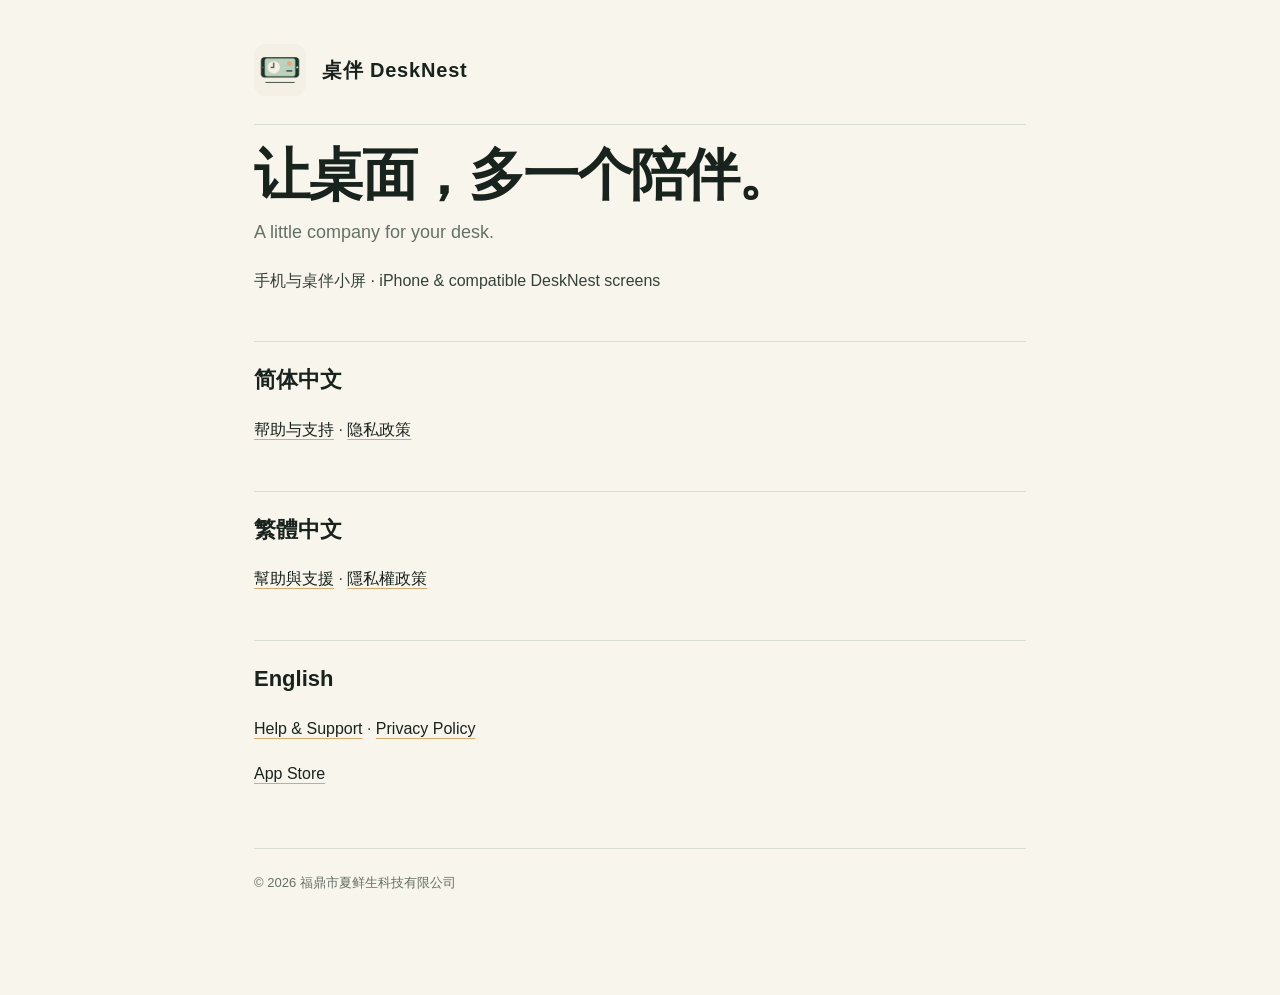
<file: index.html>
<!doctype html><html lang="zh-Hans"><head><meta charset="utf-8"><meta name="viewport" content="width=device-width,initial-scale=1"><title>桌伴 DeskNest</title><link rel="stylesheet" href="style.css"><link rel="icon" href="icon-1024.png"></head><body><main><header><img src="icon-1024.png" alt="DeskNest"><strong>桌伴 DeskNest</strong></header><h1>让桌面，多一个陪伴。</h1><p class="lead">A little company for your desk.</p><p>手机与桌伴小屏 · iPhone & compatible DeskNest screens</p><h2>简体中文</h2><p><a href="support.html">帮助与支持</a> · <a href="privacy.html">隐私政策</a></p><h2>繁體中文</h2><p><a href="support-zh-Hant.html">幫助與支援</a> · <a href="privacy-zh-Hant.html">隱私權政策</a></p><h2>English</h2><p><a href="support-en.html">Help & Support</a> · <a href="privacy-en.html">Privacy Policy</a></p><p><a href="https://apps.apple.com/app/id6815945235">App Store</a></p><footer>© 2026 福鼎市夏鲜生科技有限公司</footer></main></body></html>
</file>
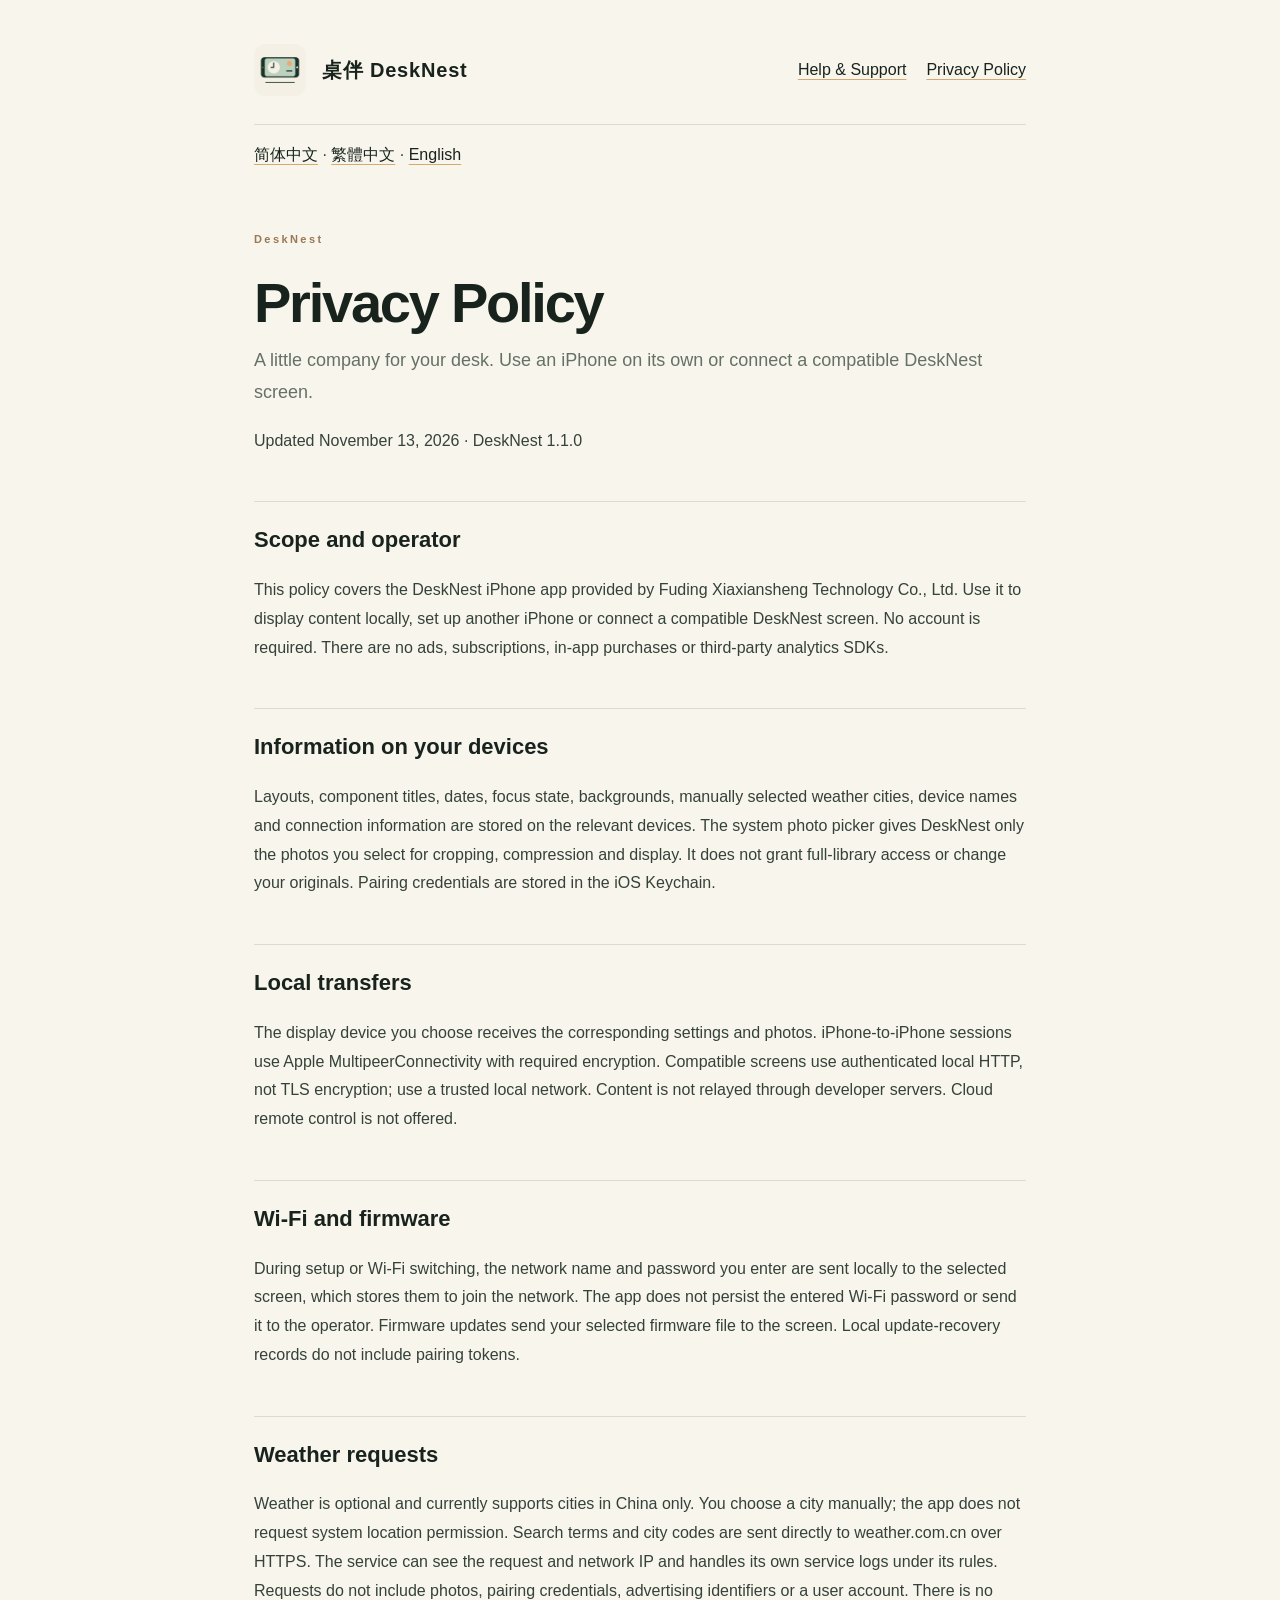
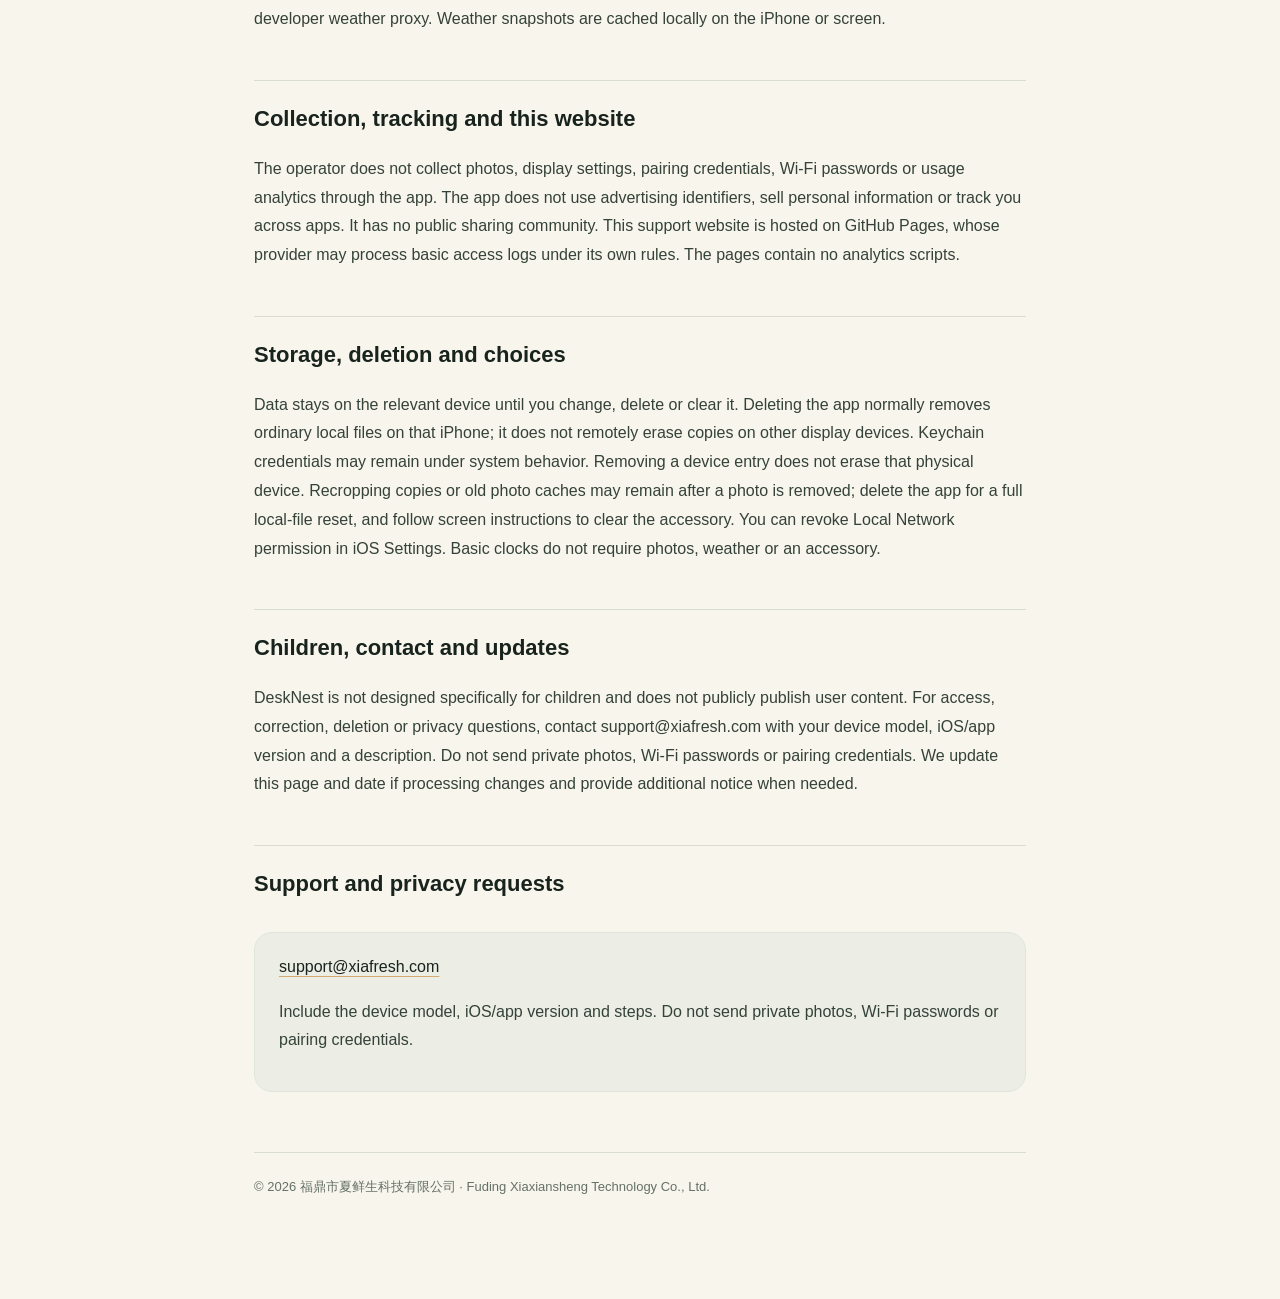
<file: privacy-en.html>
<!doctype html>
<html lang="en"><head><meta charset="utf-8"><meta name="viewport" content="width=device-width,initial-scale=1"><meta name="description" content="Privacy Policy · DeskNest 1.1.0"><meta name="theme-color" content="#f8f5ec"><title>Privacy Policy · DeskNest</title><link rel="icon" href="icon-1024.png"><link rel="stylesheet" href="style.css"></head>
<body><main><header><img src="icon-1024.png" alt="DeskNest"><strong>桌伴 DeskNest</strong><nav><a href="support-en.html">Help & Support</a><a href="privacy-en.html">Privacy Policy</a></nav></header>
<p><a href="privacy.html" lang="zh-Hans">简体中文</a> · <a href="privacy-zh-Hant.html" lang="zh-Hant">繁體中文</a> · <a href="privacy-en.html" lang="en">English</a></p><span class="eyebrow">DeskNest</span><h1>Privacy Policy</h1><p class="lead">A little company for your desk. Use an iPhone on its own or connect a compatible DeskNest screen.</p><p>Updated November 13, 2026 · DeskNest 1.1.0</p>
<h2>Scope and operator</h2><p>This policy covers the DeskNest iPhone app provided by Fuding Xiaxiansheng Technology Co., Ltd. Use it to display content locally, set up another iPhone or connect a compatible DeskNest screen. No account is required. There are no ads, subscriptions, in-app purchases or third-party analytics SDKs.</p>
<h2>Information on your devices</h2><p>Layouts, component titles, dates, focus state, backgrounds, manually selected weather cities, device names and connection information are stored on the relevant devices. The system photo picker gives DeskNest only the photos you select for cropping, compression and display. It does not grant full-library access or change your originals. Pairing credentials are stored in the iOS Keychain.</p>
<h2>Local transfers</h2><p>The display device you choose receives the corresponding settings and photos. iPhone-to-iPhone sessions use Apple MultipeerConnectivity with required encryption. Compatible screens use authenticated local HTTP, not TLS encryption; use a trusted local network. Content is not relayed through developer servers. Cloud remote control is not offered.</p>
<h2>Wi-Fi and firmware</h2><p>During setup or Wi-Fi switching, the network name and password you enter are sent locally to the selected screen, which stores them to join the network. The app does not persist the entered Wi-Fi password or send it to the operator. Firmware updates send your selected firmware file to the screen. Local update-recovery records do not include pairing tokens.</p>
<h2>Weather requests</h2><p>Weather is optional and currently supports cities in China only. You choose a city manually; the app does not request system location permission. Search terms and city codes are sent directly to weather.com.cn over HTTPS. The service can see the request and network IP and handles its own service logs under its rules. Requests do not include photos, pairing credentials, advertising identifiers or a user account. There is no developer weather proxy. Weather snapshots are cached locally on the iPhone or screen.</p>
<h2>Collection, tracking and this website</h2><p>The operator does not collect photos, display settings, pairing credentials, Wi-Fi passwords or usage analytics through the app. The app does not use advertising identifiers, sell personal information or track you across apps. It has no public sharing community. This support website is hosted on GitHub Pages, whose provider may process basic access logs under its own rules. The pages contain no analytics scripts.</p>
<h2>Storage, deletion and choices</h2><p>Data stays on the relevant device until you change, delete or clear it. Deleting the app normally removes ordinary local files on that iPhone; it does not remotely erase copies on other display devices. Keychain credentials may remain under system behavior. Removing a device entry does not erase that physical device. Recropping copies or old photo caches may remain after a photo is removed; delete the app for a full local-file reset, and follow screen instructions to clear the accessory. You can revoke Local Network permission in iOS Settings. Basic clocks do not require photos, weather or an accessory.</p>
<h2>Children, contact and updates</h2><p>DeskNest is not designed specifically for children and does not publicly publish user content. For access, correction, deletion or privacy questions, contact support@xiafresh.com with your device model, iOS/app version and a description. Do not send private photos, Wi-Fi passwords or pairing credentials. We update this page and date if processing changes and provide additional notice when needed.</p>
<h2>Support and privacy requests</h2><div class="box"><a href="mailto:support@xiafresh.com">support@xiafresh.com</a><p>Include the device model, iOS/app version and steps. Do not send private photos, Wi-Fi passwords or pairing credentials.</p></div>
<footer>© 2026 福鼎市夏鲜生科技有限公司 · Fuding Xiaxiansheng Technology Co., Ltd.</footer></main></body></html>
</file>
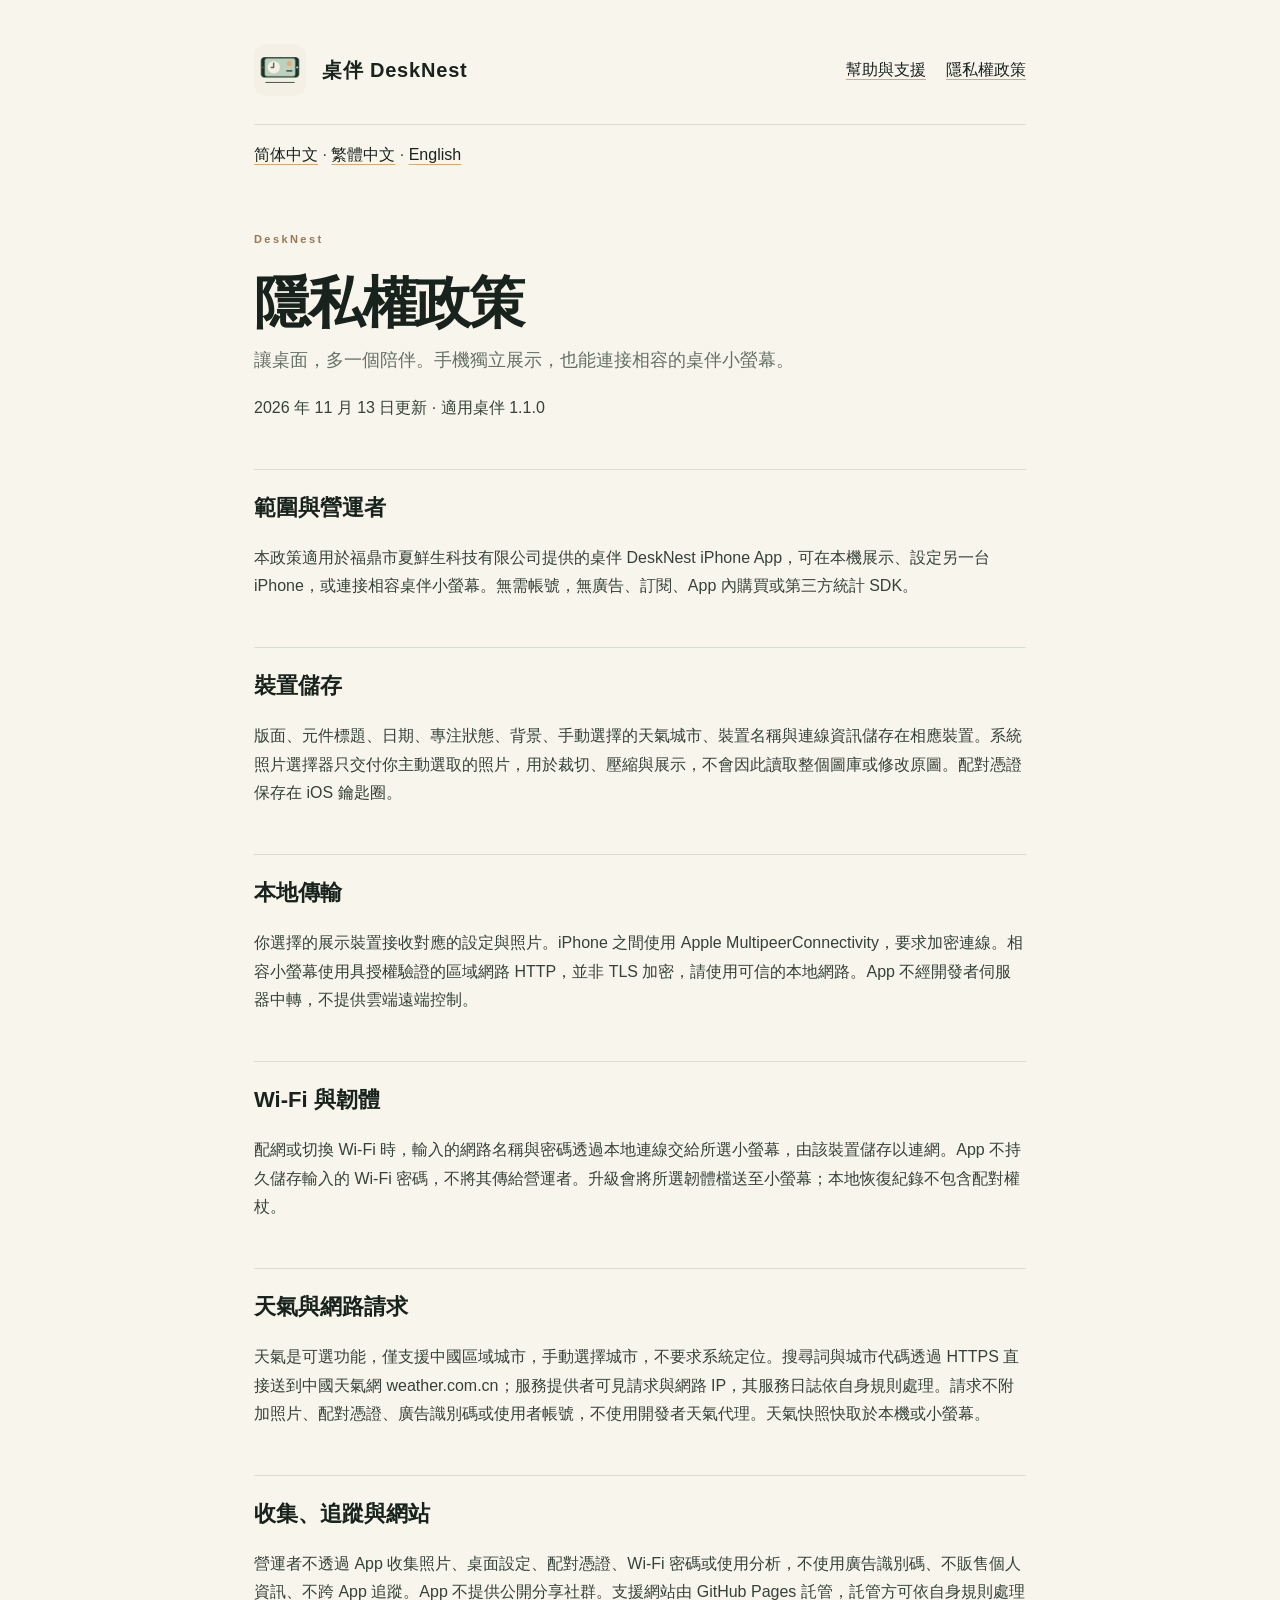
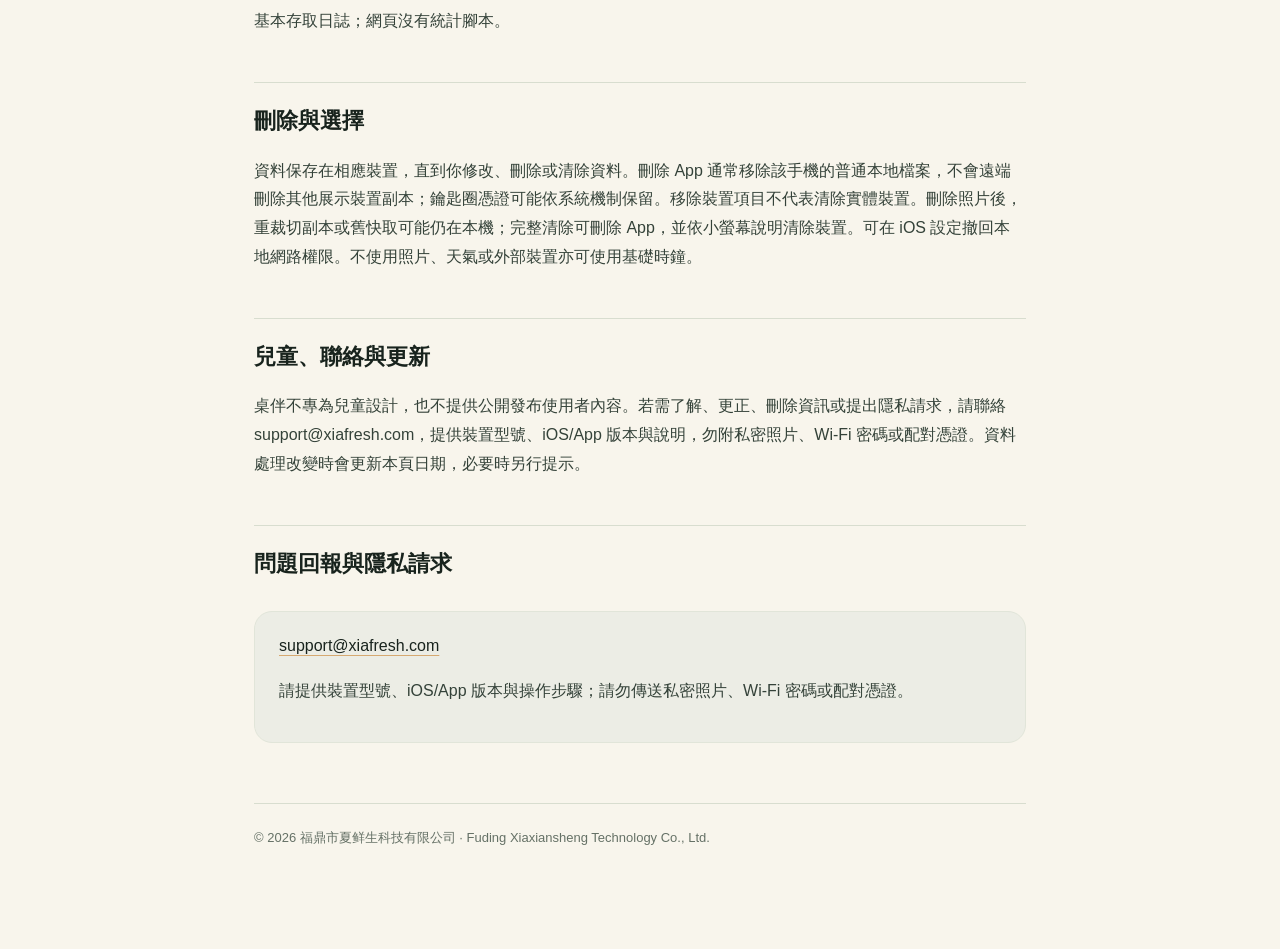
<file: privacy-zh-Hant.html>
<!doctype html>
<html lang="zh-Hant"><head><meta charset="utf-8"><meta name="viewport" content="width=device-width,initial-scale=1"><meta name="description" content="隱私權政策 · DeskNest 1.1.0"><meta name="theme-color" content="#f8f5ec"><title>隱私權政策 · DeskNest</title><link rel="icon" href="icon-1024.png"><link rel="stylesheet" href="style.css"></head>
<body><main><header><img src="icon-1024.png" alt="DeskNest"><strong>桌伴 DeskNest</strong><nav><a href="support-zh-Hant.html">幫助與支援</a><a href="privacy-zh-Hant.html">隱私權政策</a></nav></header>
<p><a href="privacy.html" lang="zh-Hans">简体中文</a> · <a href="privacy-zh-Hant.html" lang="zh-Hant">繁體中文</a> · <a href="privacy-en.html" lang="en">English</a></p><span class="eyebrow">DeskNest</span><h1>隱私權政策</h1><p class="lead">讓桌面，多一個陪伴。手機獨立展示，也能連接相容的桌伴小螢幕。</p><p>2026 年 11 月 13 日更新 · 適用桌伴 1.1.0</p>
<h2>範圍與營運者</h2><p>本政策適用於福鼎市夏鮮生科技有限公司提供的桌伴 DeskNest iPhone App，可在本機展示、設定另一台 iPhone，或連接相容桌伴小螢幕。無需帳號，無廣告、訂閱、App 內購買或第三方統計 SDK。</p>
<h2>裝置儲存</h2><p>版面、元件標題、日期、專注狀態、背景、手動選擇的天氣城市、裝置名稱與連線資訊儲存在相應裝置。系統照片選擇器只交付你主動選取的照片，用於裁切、壓縮與展示，不會因此讀取整個圖庫或修改原圖。配對憑證保存在 iOS 鑰匙圈。</p>
<h2>本地傳輸</h2><p>你選擇的展示裝置接收對應的設定與照片。iPhone 之間使用 Apple MultipeerConnectivity，要求加密連線。相容小螢幕使用具授權驗證的區域網路 HTTP，並非 TLS 加密，請使用可信的本地網路。App 不經開發者伺服器中轉，不提供雲端遠端控制。</p>
<h2>Wi-Fi 與韌體</h2><p>配網或切換 Wi-Fi 時，輸入的網路名稱與密碼透過本地連線交給所選小螢幕，由該裝置儲存以連網。App 不持久儲存輸入的 Wi-Fi 密碼，不將其傳給營運者。升級會將所選韌體檔送至小螢幕；本地恢復紀錄不包含配對權杖。</p>
<h2>天氣與網路請求</h2><p>天氣是可選功能，僅支援中國區域城市，手動選擇城市，不要求系統定位。搜尋詞與城市代碼透過 HTTPS 直接送到中國天氣網 weather.com.cn；服務提供者可見請求與網路 IP，其服務日誌依自身規則處理。請求不附加照片、配對憑證、廣告識別碼或使用者帳號，不使用開發者天氣代理。天氣快照快取於本機或小螢幕。</p>
<h2>收集、追蹤與網站</h2><p>營運者不透過 App 收集照片、桌面設定、配對憑證、Wi-Fi 密碼或使用分析，不使用廣告識別碼、不販售個人資訊、不跨 App 追蹤。App 不提供公開分享社群。支援網站由 GitHub Pages 託管，託管方可依自身規則處理基本存取日誌；網頁沒有統計腳本。</p>
<h2>刪除與選擇</h2><p>資料保存在相應裝置，直到你修改、刪除或清除資料。刪除 App 通常移除該手機的普通本地檔案，不會遠端刪除其他展示裝置副本；鑰匙圈憑證可能依系統機制保留。移除裝置項目不代表清除實體裝置。刪除照片後，重裁切副本或舊快取可能仍在本機；完整清除可刪除 App，並依小螢幕說明清除裝置。可在 iOS 設定撤回本地網路權限。不使用照片、天氣或外部裝置亦可使用基礎時鐘。</p>
<h2>兒童、聯絡與更新</h2><p>桌伴不專為兒童設計，也不提供公開發布使用者內容。若需了解、更正、刪除資訊或提出隱私請求，請聯絡 support@xiafresh.com，提供裝置型號、iOS/App 版本與說明，勿附私密照片、Wi-Fi 密碼或配對憑證。資料處理改變時會更新本頁日期，必要時另行提示。</p>
<h2>問題回報與隱私請求</h2><div class="box"><a href="mailto:support@xiafresh.com">support@xiafresh.com</a><p>請提供裝置型號、iOS/App 版本與操作步驟；請勿傳送私密照片、Wi-Fi 密碼或配對憑證。</p></div>
<footer>© 2026 福鼎市夏鲜生科技有限公司 · Fuding Xiaxiansheng Technology Co., Ltd.</footer></main></body></html>
</file>
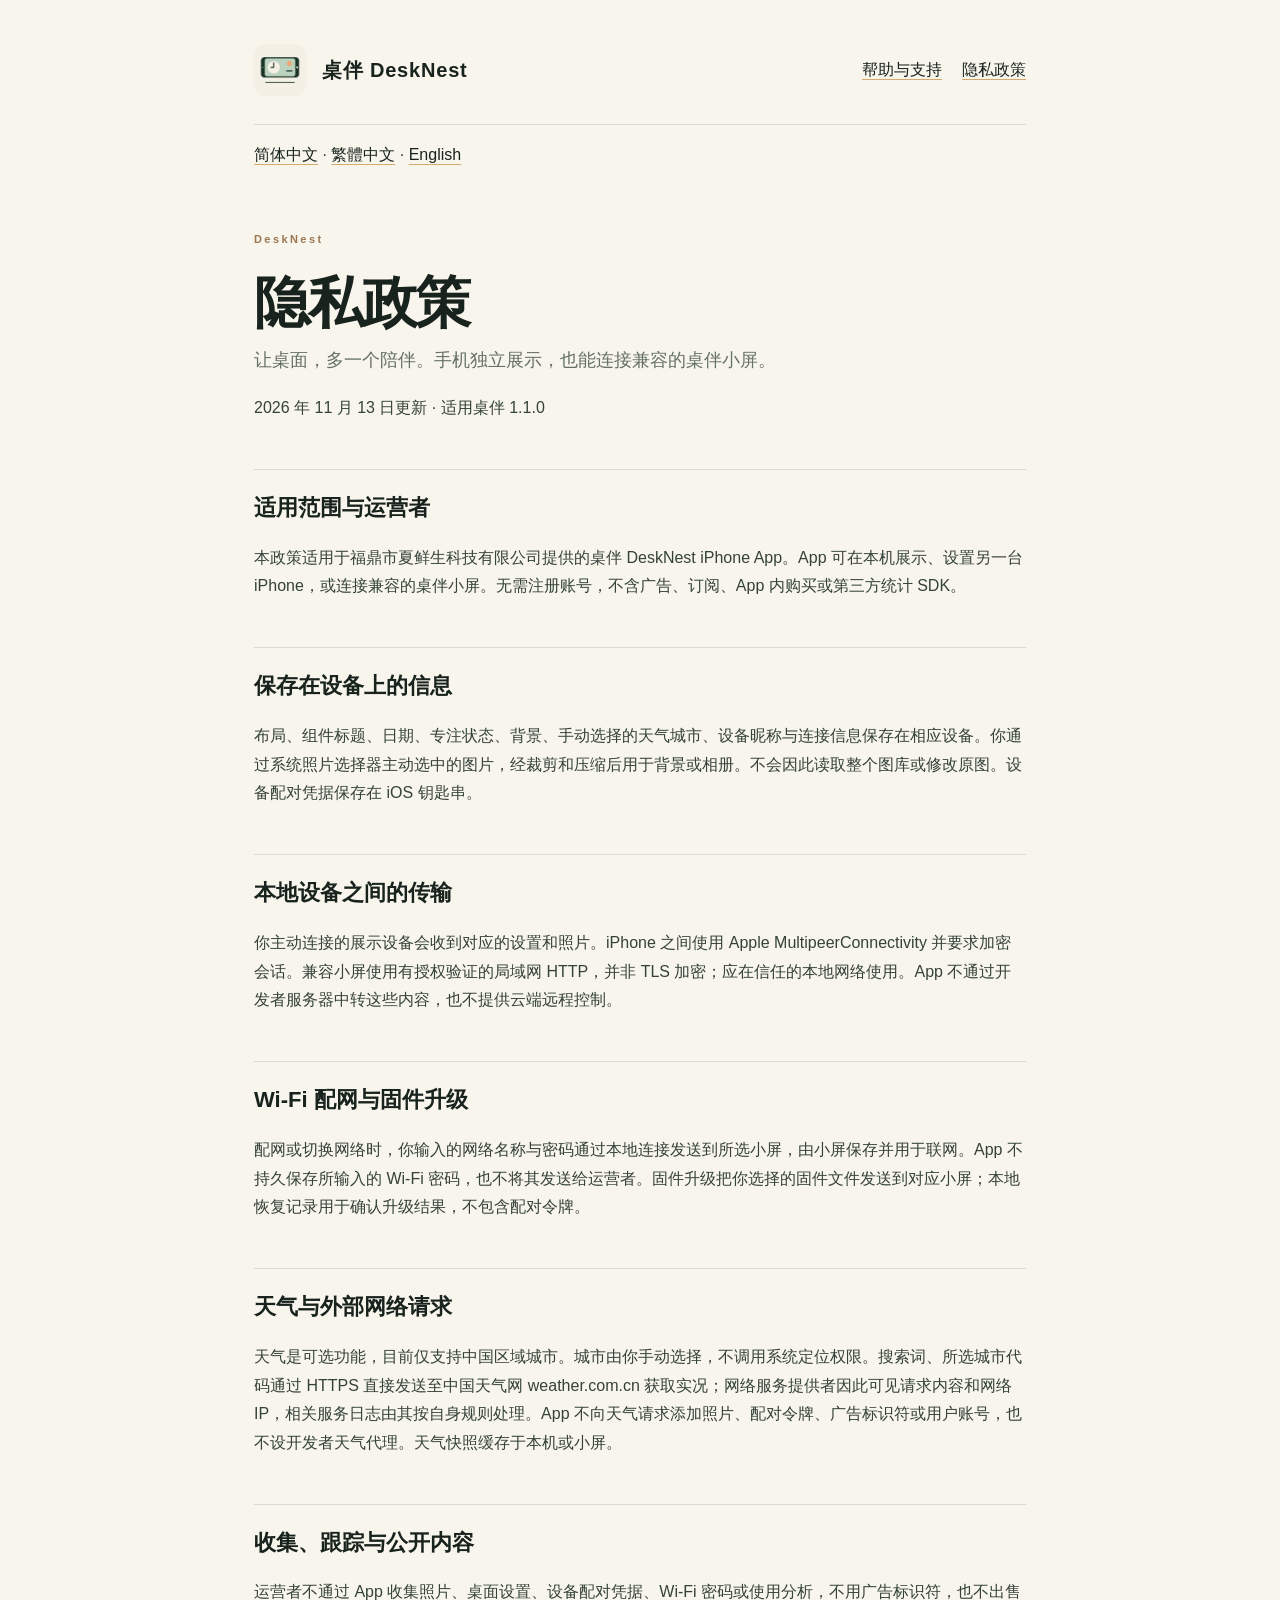
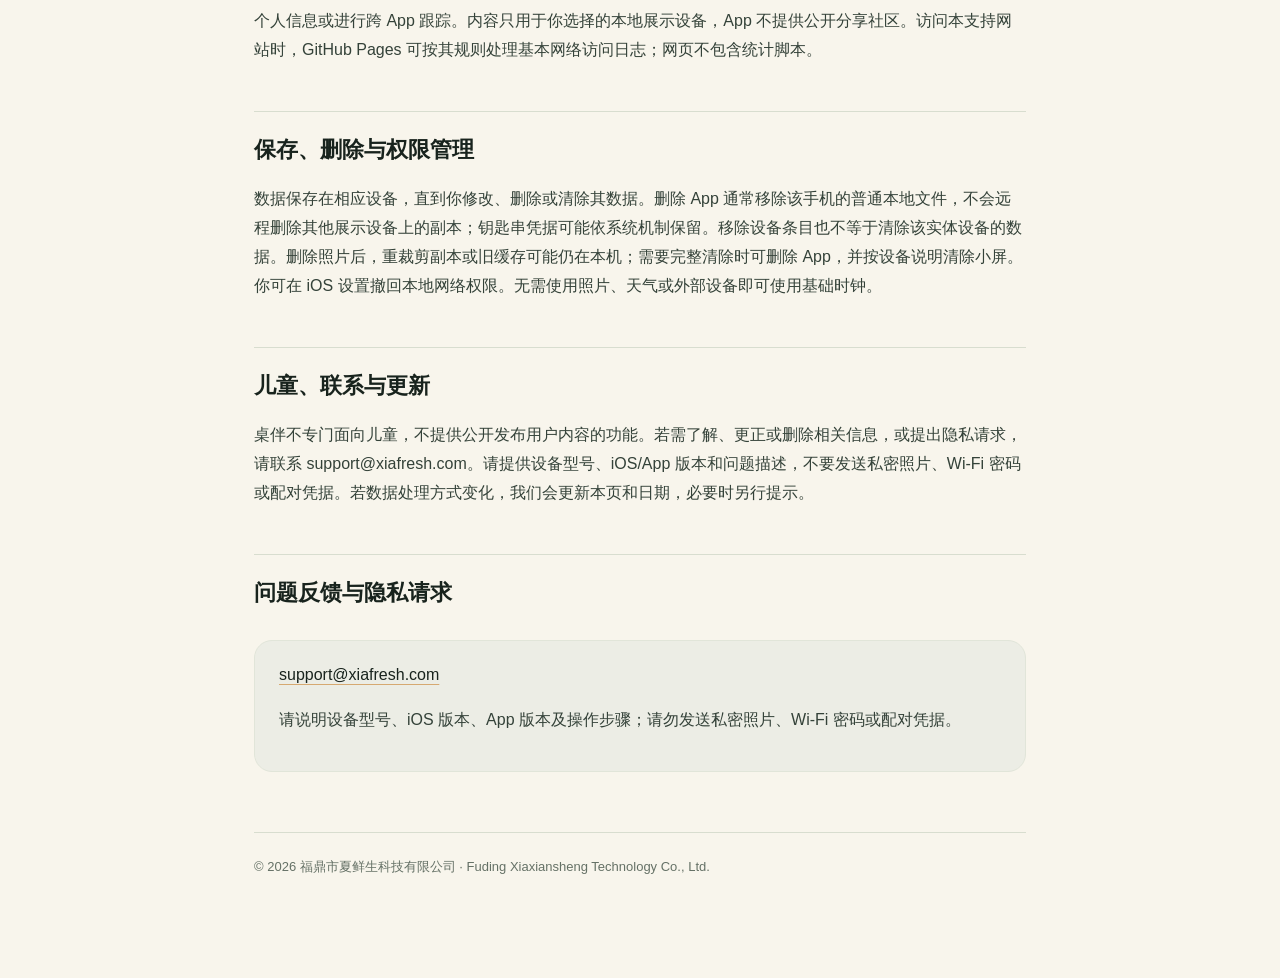
<file: privacy.html>
<!doctype html>
<html lang="zh-Hans"><head><meta charset="utf-8"><meta name="viewport" content="width=device-width,initial-scale=1"><meta name="description" content="隐私政策 · DeskNest 1.1.0"><meta name="theme-color" content="#f8f5ec"><title>隐私政策 · DeskNest</title><link rel="icon" href="icon-1024.png"><link rel="stylesheet" href="style.css"></head>
<body><main><header><img src="icon-1024.png" alt="DeskNest"><strong>桌伴 DeskNest</strong><nav><a href="support.html">帮助与支持</a><a href="privacy.html">隐私政策</a></nav></header>
<p><a href="privacy.html" lang="zh-Hans">简体中文</a> · <a href="privacy-zh-Hant.html" lang="zh-Hant">繁體中文</a> · <a href="privacy-en.html" lang="en">English</a></p><span class="eyebrow">DeskNest</span><h1>隐私政策</h1><p class="lead">让桌面，多一个陪伴。手机独立展示，也能连接兼容的桌伴小屏。</p><p>2026 年 11 月 13 日更新 · 适用桌伴 1.1.0</p>
<h2>适用范围与运营者</h2><p>本政策适用于福鼎市夏鲜生科技有限公司提供的桌伴 DeskNest iPhone App。App 可在本机展示、设置另一台 iPhone，或连接兼容的桌伴小屏。无需注册账号，不含广告、订阅、App 内购买或第三方统计 SDK。</p>
<h2>保存在设备上的信息</h2><p>布局、组件标题、日期、专注状态、背景、手动选择的天气城市、设备昵称与连接信息保存在相应设备。你通过系统照片选择器主动选中的图片，经裁剪和压缩后用于背景或相册。不会因此读取整个图库或修改原图。设备配对凭据保存在 iOS 钥匙串。</p>
<h2>本地设备之间的传输</h2><p>你主动连接的展示设备会收到对应的设置和照片。iPhone 之间使用 Apple MultipeerConnectivity 并要求加密会话。兼容小屏使用有授权验证的局域网 HTTP，并非 TLS 加密；应在信任的本地网络使用。App 不通过开发者服务器中转这些内容，也不提供云端远程控制。</p>
<h2>Wi-Fi 配网与固件升级</h2><p>配网或切换网络时，你输入的网络名称与密码通过本地连接发送到所选小屏，由小屏保存并用于联网。App 不持久保存所输入的 Wi-Fi 密码，也不将其发送给运营者。固件升级把你选择的固件文件发送到对应小屏；本地恢复记录用于确认升级结果，不包含配对令牌。</p>
<h2>天气与外部网络请求</h2><p>天气是可选功能，目前仅支持中国区域城市。城市由你手动选择，不调用系统定位权限。搜索词、所选城市代码通过 HTTPS 直接发送至中国天气网 weather.com.cn 获取实况；网络服务提供者因此可见请求内容和网络 IP，相关服务日志由其按自身规则处理。App 不向天气请求添加照片、配对令牌、广告标识符或用户账号，也不设开发者天气代理。天气快照缓存于本机或小屏。</p>
<h2>收集、跟踪与公开内容</h2><p>运营者不通过 App 收集照片、桌面设置、设备配对凭据、Wi-Fi 密码或使用分析，不用广告标识符，也不出售个人信息或进行跨 App 跟踪。内容只用于你选择的本地展示设备，App 不提供公开分享社区。访问本支持网站时，GitHub Pages 可按其规则处理基本网络访问日志；网页不包含统计脚本。</p>
<h2>保存、删除与权限管理</h2><p>数据保存在相应设备，直到你修改、删除或清除其数据。删除 App 通常移除该手机的普通本地文件，不会远程删除其他展示设备上的副本；钥匙串凭据可能依系统机制保留。移除设备条目也不等于清除该实体设备的数据。删除照片后，重裁剪副本或旧缓存可能仍在本机；需要完整清除时可删除 App，并按设备说明清除小屏。你可在 iOS 设置撤回本地网络权限。无需使用照片、天气或外部设备即可使用基础时钟。</p>
<h2>儿童、联系与更新</h2><p>桌伴不专门面向儿童，不提供公开发布用户内容的功能。若需了解、更正或删除相关信息，或提出隐私请求，请联系 support@xiafresh.com。请提供设备型号、iOS/App 版本和问题描述，不要发送私密照片、Wi-Fi 密码或配对凭据。若数据处理方式变化，我们会更新本页和日期，必要时另行提示。</p>
<h2>问题反馈与隐私请求</h2><div class="box"><a href="mailto:support@xiafresh.com">support@xiafresh.com</a><p>请说明设备型号、iOS 版本、App 版本及操作步骤；请勿发送私密照片、Wi-Fi 密码或配对凭据。</p></div>
<footer>© 2026 福鼎市夏鲜生科技有限公司 · Fuding Xiaxiansheng Technology Co., Ltd.</footer></main></body></html>
</file>
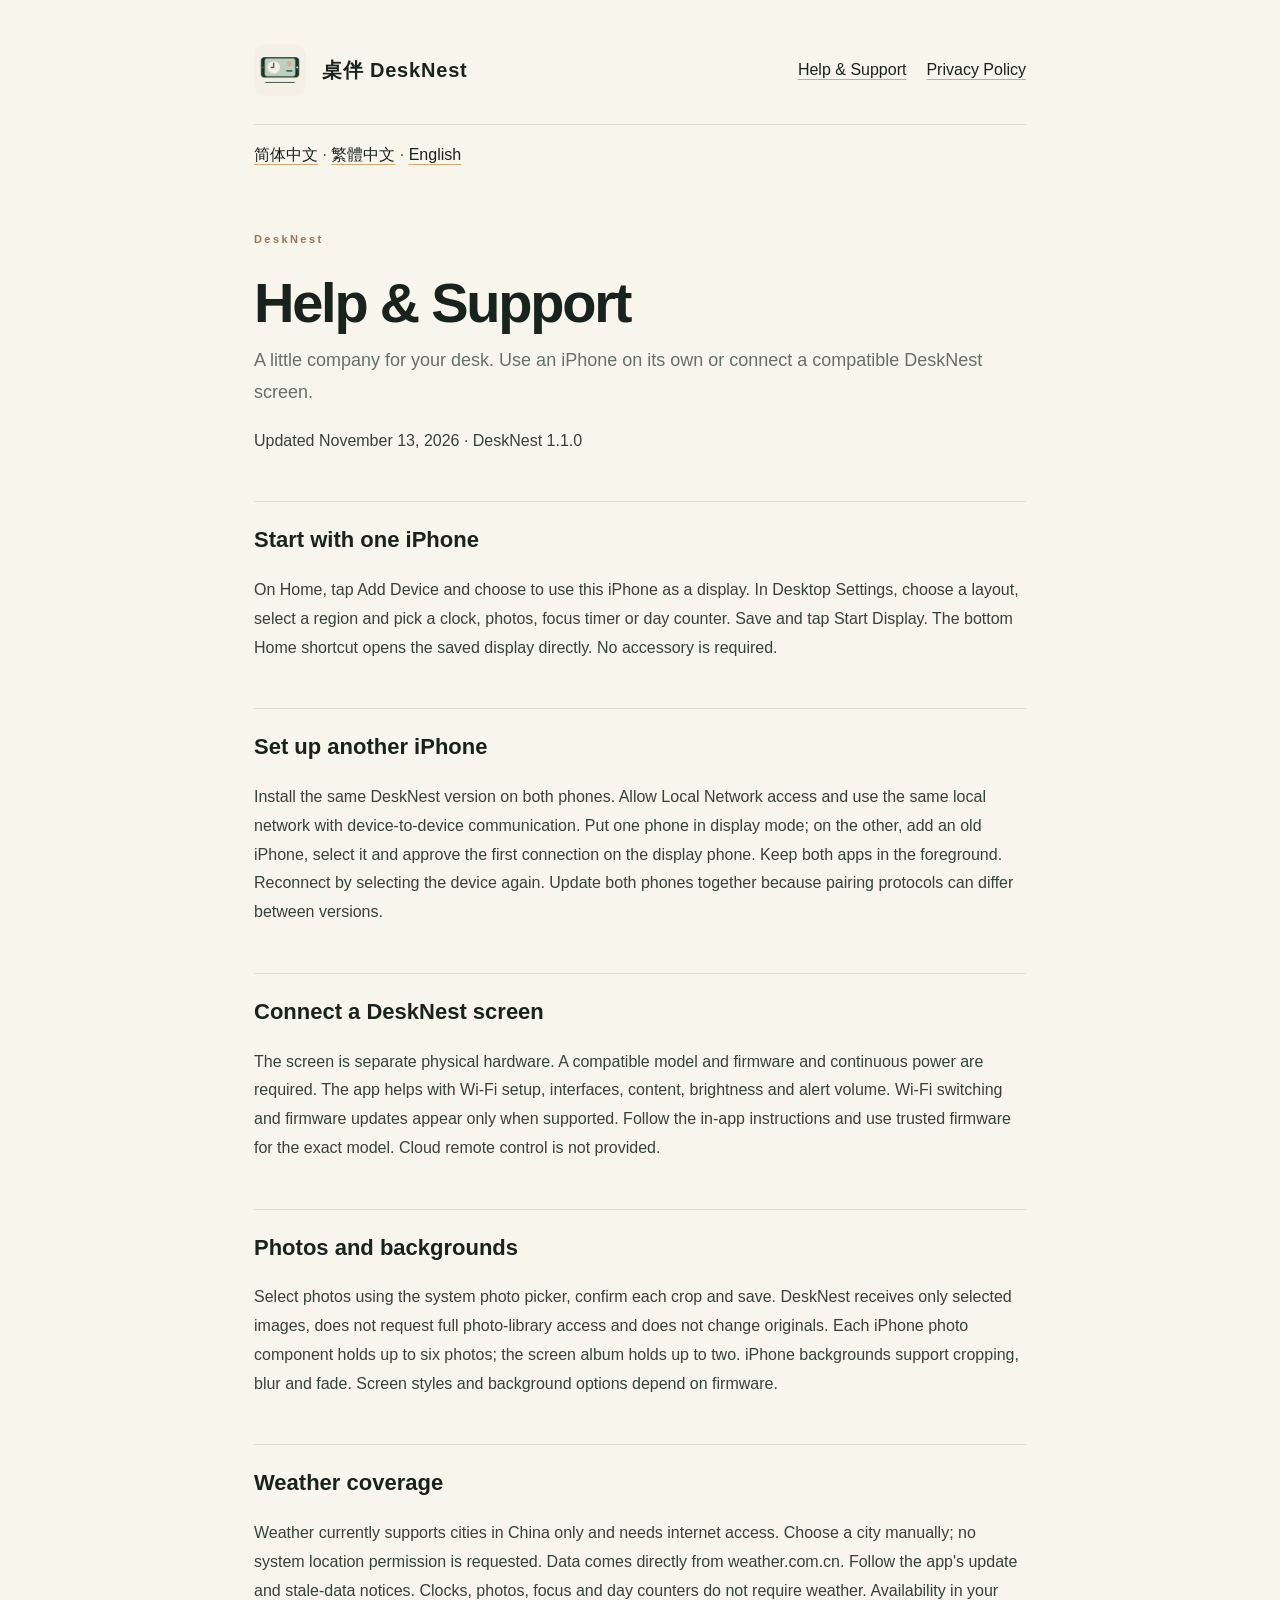
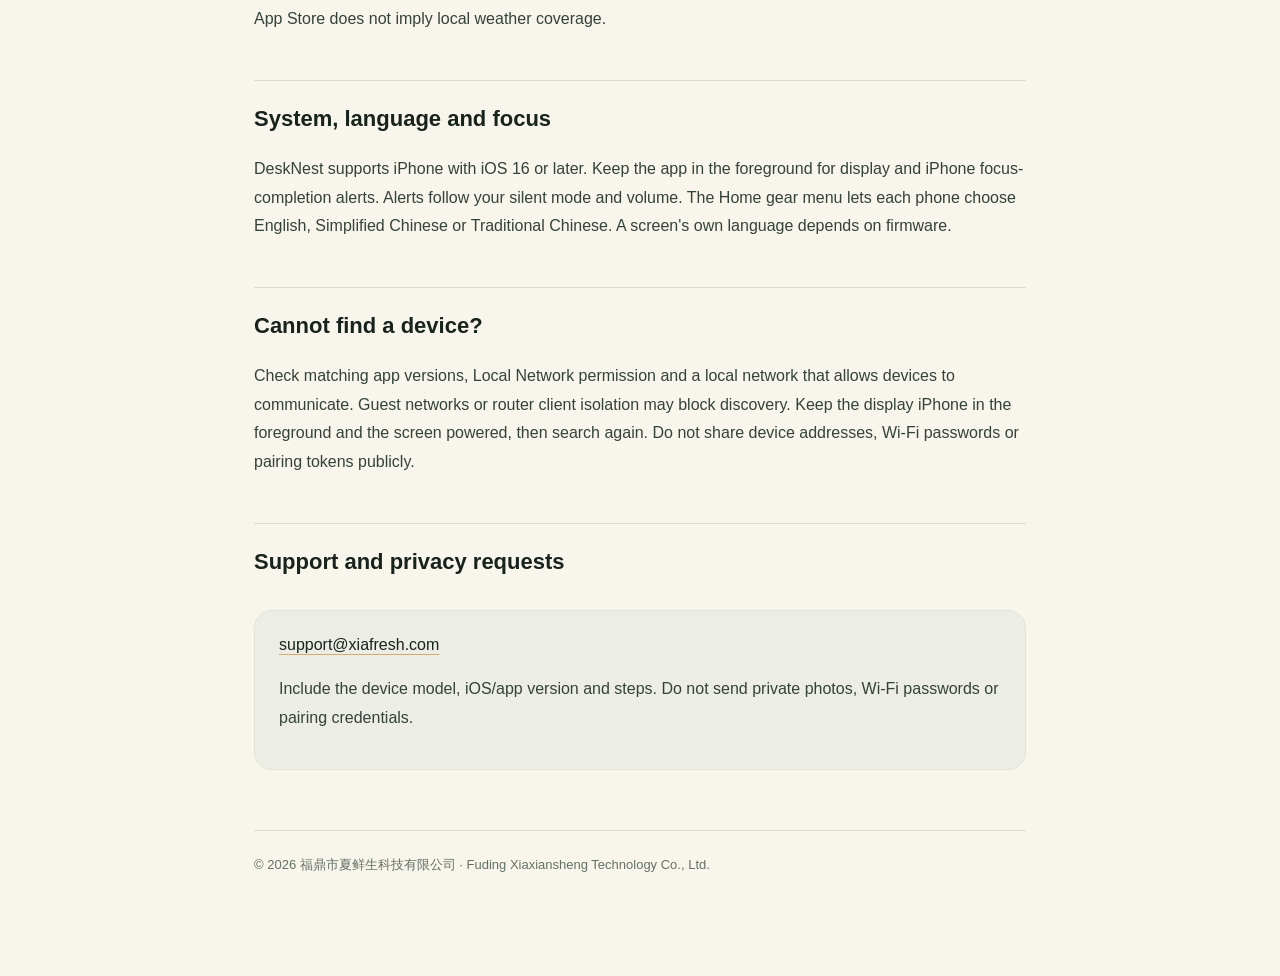
<file: support-en.html>
<!doctype html>
<html lang="en"><head><meta charset="utf-8"><meta name="viewport" content="width=device-width,initial-scale=1"><meta name="description" content="Help &amp; Support · DeskNest 1.1.0"><meta name="theme-color" content="#f8f5ec"><title>Help & Support · DeskNest</title><link rel="icon" href="icon-1024.png"><link rel="stylesheet" href="style.css"></head>
<body><main><header><img src="icon-1024.png" alt="DeskNest"><strong>桌伴 DeskNest</strong><nav><a href="support-en.html">Help & Support</a><a href="privacy-en.html">Privacy Policy</a></nav></header>
<p><a href="support.html" lang="zh-Hans">简体中文</a> · <a href="support-zh-Hant.html" lang="zh-Hant">繁體中文</a> · <a href="support-en.html" lang="en">English</a></p><span class="eyebrow">DeskNest</span><h1>Help & Support</h1><p class="lead">A little company for your desk. Use an iPhone on its own or connect a compatible DeskNest screen.</p><p>Updated November 13, 2026 · DeskNest 1.1.0</p>
<h2>Start with one iPhone</h2><p>On Home, tap Add Device and choose to use this iPhone as a display. In Desktop Settings, choose a layout, select a region and pick a clock, photos, focus timer or day counter. Save and tap Start Display. The bottom Home shortcut opens the saved display directly. No accessory is required.</p>
<h2>Set up another iPhone</h2><p>Install the same DeskNest version on both phones. Allow Local Network access and use the same local network with device-to-device communication. Put one phone in display mode; on the other, add an old iPhone, select it and approve the first connection on the display phone. Keep both apps in the foreground. Reconnect by selecting the device again. Update both phones together because pairing protocols can differ between versions.</p>
<h2>Connect a DeskNest screen</h2><p>The screen is separate physical hardware. A compatible model and firmware and continuous power are required. The app helps with Wi-Fi setup, interfaces, content, brightness and alert volume. Wi-Fi switching and firmware updates appear only when supported. Follow the in-app instructions and use trusted firmware for the exact model. Cloud remote control is not provided.</p>
<h2>Photos and backgrounds</h2><p>Select photos using the system photo picker, confirm each crop and save. DeskNest receives only selected images, does not request full photo-library access and does not change originals. Each iPhone photo component holds up to six photos; the screen album holds up to two. iPhone backgrounds support cropping, blur and fade. Screen styles and background options depend on firmware.</p>
<h2>Weather coverage</h2><p>Weather currently supports cities in China only and needs internet access. Choose a city manually; no system location permission is requested. Data comes directly from weather.com.cn. Follow the app&#x27;s update and stale-data notices. Clocks, photos, focus and day counters do not require weather. Availability in your App Store does not imply local weather coverage.</p>
<h2>System, language and focus</h2><p>DeskNest supports iPhone with iOS 16 or later. Keep the app in the foreground for display and iPhone focus-completion alerts. Alerts follow your silent mode and volume. The Home gear menu lets each phone choose English, Simplified Chinese or Traditional Chinese. A screen&#x27;s own language depends on firmware.</p>
<h2>Cannot find a device?</h2><p>Check matching app versions, Local Network permission and a local network that allows devices to communicate. Guest networks or router client isolation may block discovery. Keep the display iPhone in the foreground and the screen powered, then search again. Do not share device addresses, Wi-Fi passwords or pairing tokens publicly.</p>
<h2>Support and privacy requests</h2><div class="box"><a href="mailto:support@xiafresh.com">support@xiafresh.com</a><p>Include the device model, iOS/app version and steps. Do not send private photos, Wi-Fi passwords or pairing credentials.</p></div>
<footer>© 2026 福鼎市夏鲜生科技有限公司 · Fuding Xiaxiansheng Technology Co., Ltd.</footer></main></body></html>
</file>
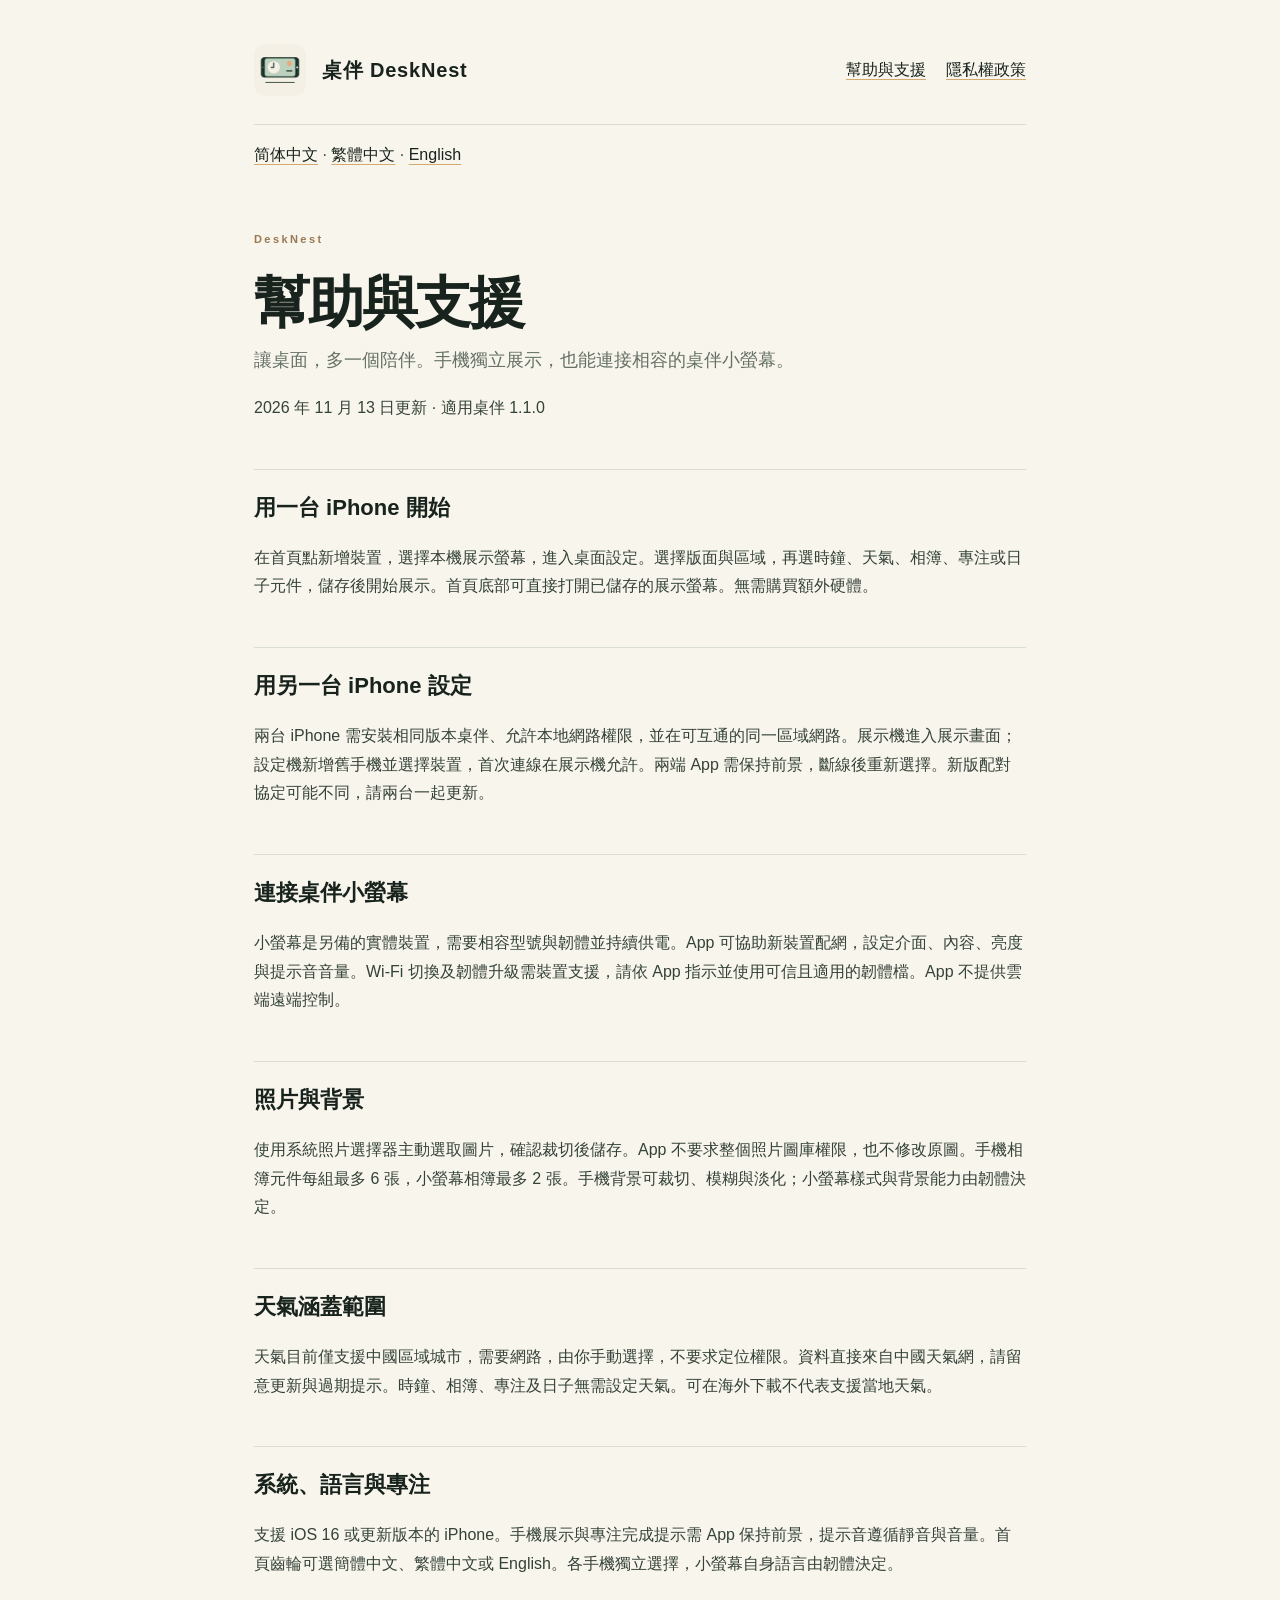
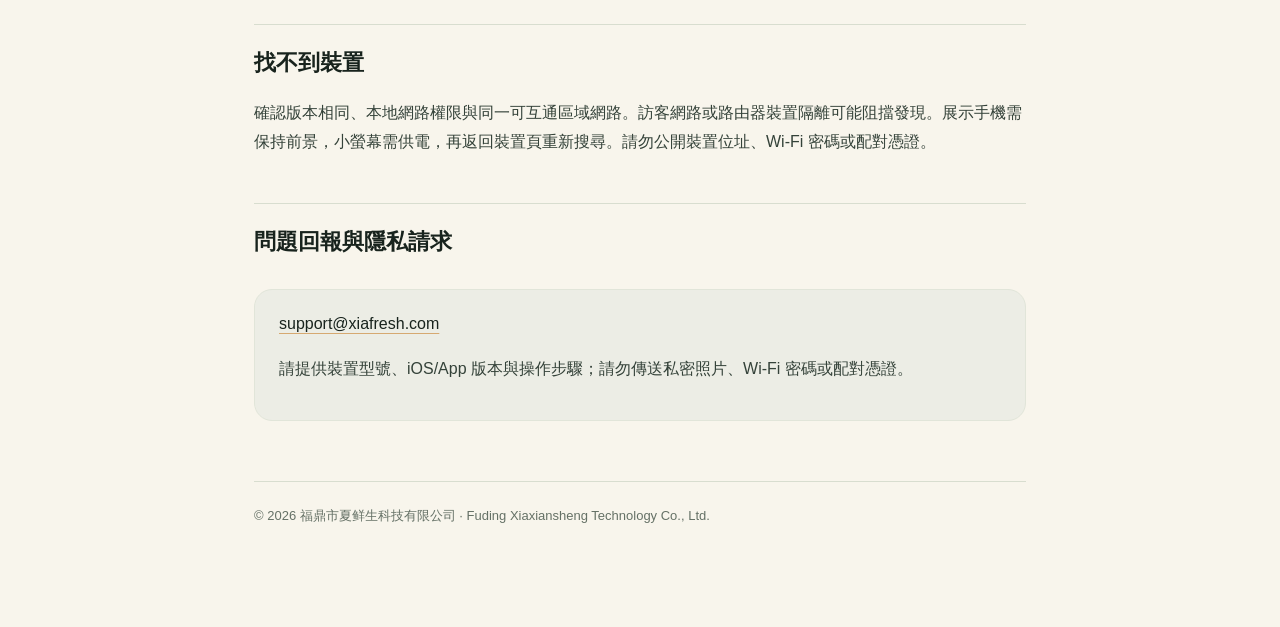
<file: support-zh-Hant.html>
<!doctype html>
<html lang="zh-Hant"><head><meta charset="utf-8"><meta name="viewport" content="width=device-width,initial-scale=1"><meta name="description" content="幫助與支援 · DeskNest 1.1.0"><meta name="theme-color" content="#f8f5ec"><title>幫助與支援 · DeskNest</title><link rel="icon" href="icon-1024.png"><link rel="stylesheet" href="style.css"></head>
<body><main><header><img src="icon-1024.png" alt="DeskNest"><strong>桌伴 DeskNest</strong><nav><a href="support-zh-Hant.html">幫助與支援</a><a href="privacy-zh-Hant.html">隱私權政策</a></nav></header>
<p><a href="support.html" lang="zh-Hans">简体中文</a> · <a href="support-zh-Hant.html" lang="zh-Hant">繁體中文</a> · <a href="support-en.html" lang="en">English</a></p><span class="eyebrow">DeskNest</span><h1>幫助與支援</h1><p class="lead">讓桌面，多一個陪伴。手機獨立展示，也能連接相容的桌伴小螢幕。</p><p>2026 年 11 月 13 日更新 · 適用桌伴 1.1.0</p>
<h2>用一台 iPhone 開始</h2><p>在首頁點新增裝置，選擇本機展示螢幕，進入桌面設定。選擇版面與區域，再選時鐘、天氣、相簿、專注或日子元件，儲存後開始展示。首頁底部可直接打開已儲存的展示螢幕。無需購買額外硬體。</p>
<h2>用另一台 iPhone 設定</h2><p>兩台 iPhone 需安裝相同版本桌伴、允許本地網路權限，並在可互通的同一區域網路。展示機進入展示畫面；設定機新增舊手機並選擇裝置，首次連線在展示機允許。兩端 App 需保持前景，斷線後重新選擇。新版配對協定可能不同，請兩台一起更新。</p>
<h2>連接桌伴小螢幕</h2><p>小螢幕是另備的實體裝置，需要相容型號與韌體並持續供電。App 可協助新裝置配網，設定介面、內容、亮度與提示音音量。Wi-Fi 切換及韌體升級需裝置支援，請依 App 指示並使用可信且適用的韌體檔。App 不提供雲端遠端控制。</p>
<h2>照片與背景</h2><p>使用系統照片選擇器主動選取圖片，確認裁切後儲存。App 不要求整個照片圖庫權限，也不修改原圖。手機相簿元件每組最多 6 張，小螢幕相簿最多 2 張。手機背景可裁切、模糊與淡化；小螢幕樣式與背景能力由韌體決定。</p>
<h2>天氣涵蓋範圍</h2><p>天氣目前僅支援中國區域城市，需要網路，由你手動選擇，不要求定位權限。資料直接來自中國天氣網，請留意更新與過期提示。時鐘、相簿、專注及日子無需設定天氣。可在海外下載不代表支援當地天氣。</p>
<h2>系統、語言與專注</h2><p>支援 iOS 16 或更新版本的 iPhone。手機展示與專注完成提示需 App 保持前景，提示音遵循靜音與音量。首頁齒輪可選簡體中文、繁體中文或 English。各手機獨立選擇，小螢幕自身語言由韌體決定。</p>
<h2>找不到裝置</h2><p>確認版本相同、本地網路權限與同一可互通區域網路。訪客網路或路由器裝置隔離可能阻擋發現。展示手機需保持前景，小螢幕需供電，再返回裝置頁重新搜尋。請勿公開裝置位址、Wi-Fi 密碼或配對憑證。</p>
<h2>問題回報與隱私請求</h2><div class="box"><a href="mailto:support@xiafresh.com">support@xiafresh.com</a><p>請提供裝置型號、iOS/App 版本與操作步驟；請勿傳送私密照片、Wi-Fi 密碼或配對憑證。</p></div>
<footer>© 2026 福鼎市夏鲜生科技有限公司 · Fuding Xiaxiansheng Technology Co., Ltd.</footer></main></body></html>
</file>
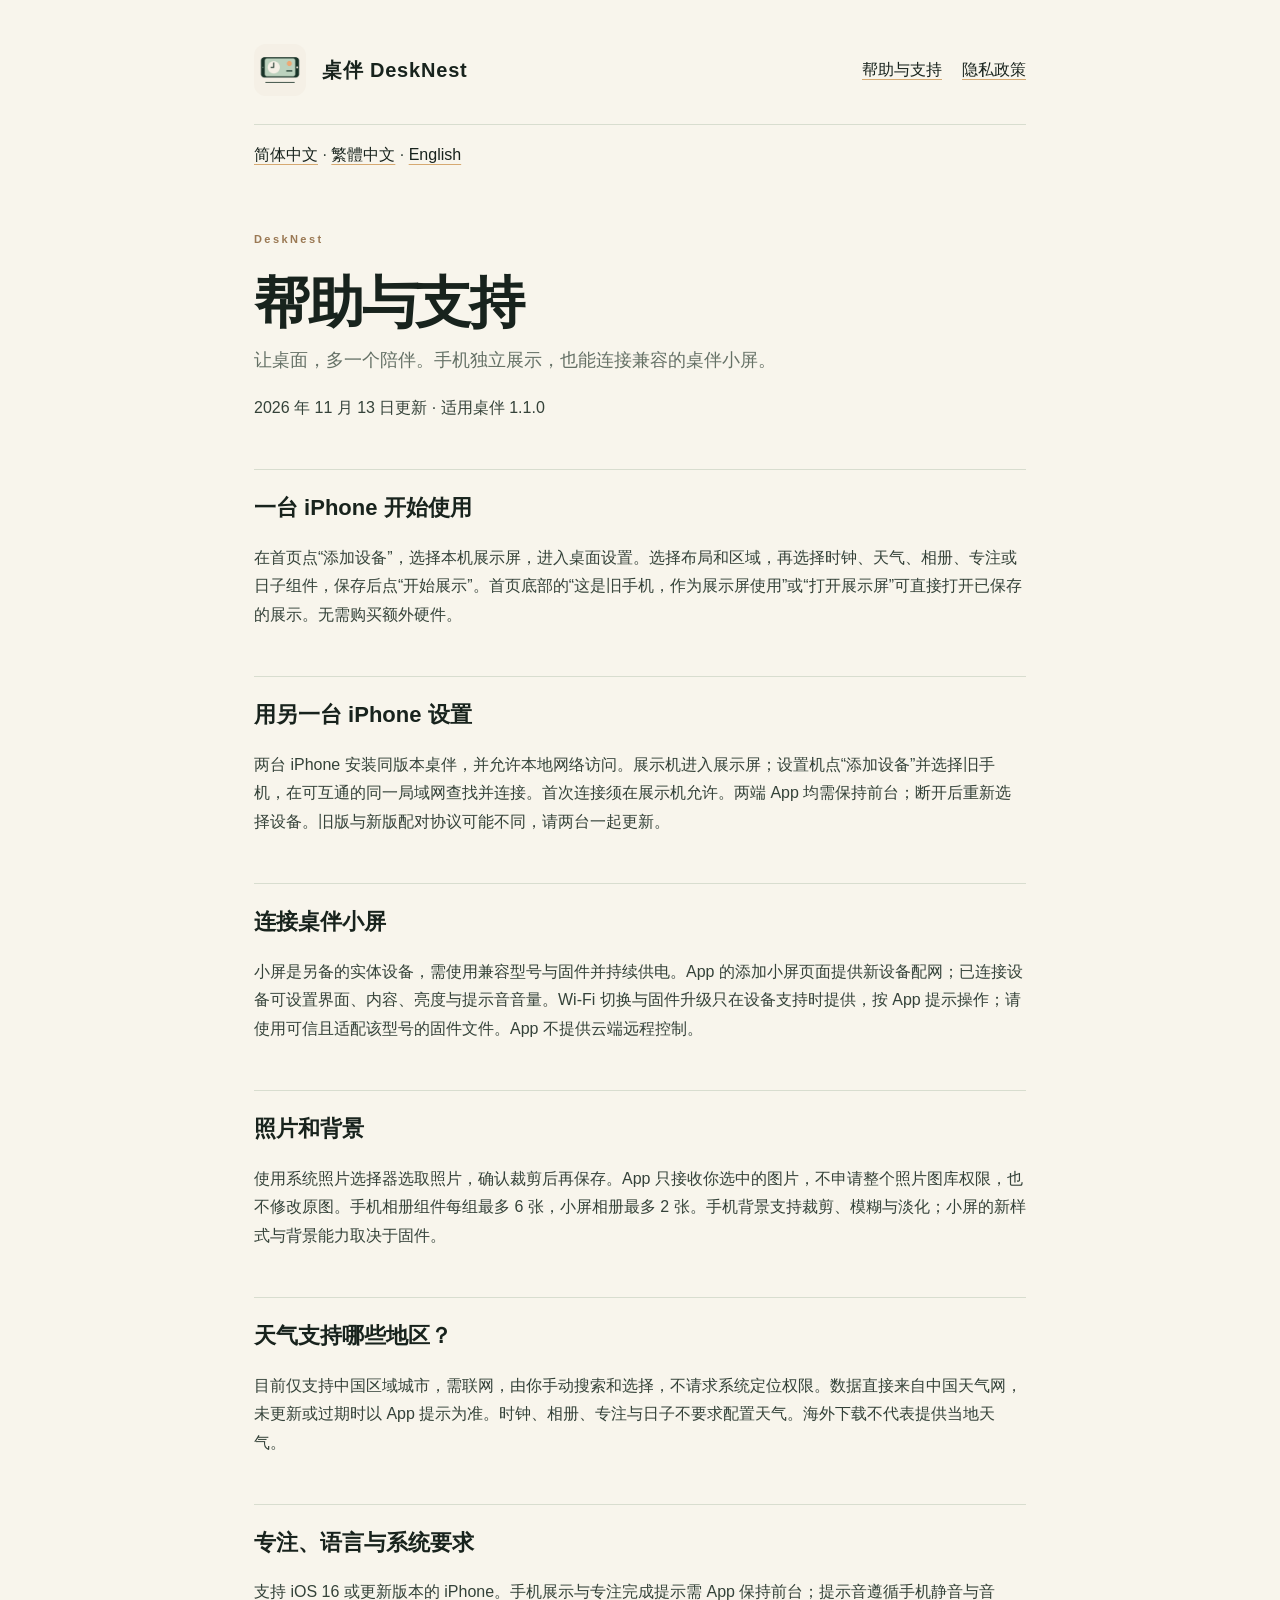
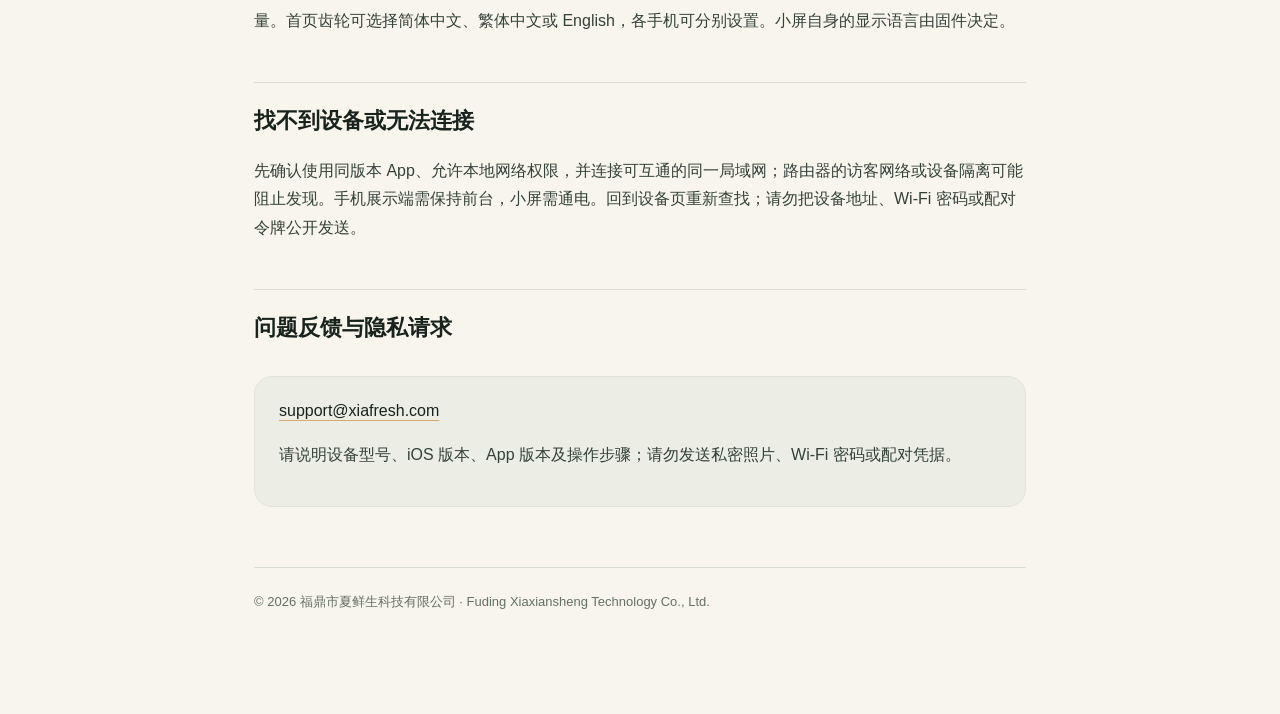
<file: support.html>
<!doctype html>
<html lang="zh-Hans"><head><meta charset="utf-8"><meta name="viewport" content="width=device-width,initial-scale=1"><meta name="description" content="帮助与支持 · DeskNest 1.1.0"><meta name="theme-color" content="#f8f5ec"><title>帮助与支持 · DeskNest</title><link rel="icon" href="icon-1024.png"><link rel="stylesheet" href="style.css"></head>
<body><main><header><img src="icon-1024.png" alt="DeskNest"><strong>桌伴 DeskNest</strong><nav><a href="support.html">帮助与支持</a><a href="privacy.html">隐私政策</a></nav></header>
<p><a href="support.html" lang="zh-Hans">简体中文</a> · <a href="support-zh-Hant.html" lang="zh-Hant">繁體中文</a> · <a href="support-en.html" lang="en">English</a></p><span class="eyebrow">DeskNest</span><h1>帮助与支持</h1><p class="lead">让桌面，多一个陪伴。手机独立展示，也能连接兼容的桌伴小屏。</p><p>2026 年 11 月 13 日更新 · 适用桌伴 1.1.0</p>
<h2>一台 iPhone 开始使用</h2><p>在首页点“添加设备”，选择本机展示屏，进入桌面设置。选择布局和区域，再选择时钟、天气、相册、专注或日子组件，保存后点“开始展示”。首页底部的“这是旧手机，作为展示屏使用”或“打开展示屏”可直接打开已保存的展示。无需购买额外硬件。</p>
<h2>用另一台 iPhone 设置</h2><p>两台 iPhone 安装同版本桌伴，并允许本地网络访问。展示机进入展示屏；设置机点“添加设备”并选择旧手机，在可互通的同一局域网查找并连接。首次连接须在展示机允许。两端 App 均需保持前台；断开后重新选择设备。旧版与新版配对协议可能不同，请两台一起更新。</p>
<h2>连接桌伴小屏</h2><p>小屏是另备的实体设备，需使用兼容型号与固件并持续供电。App 的添加小屏页面提供新设备配网；已连接设备可设置界面、内容、亮度与提示音音量。Wi-Fi 切换与固件升级只在设备支持时提供，按 App 提示操作；请使用可信且适配该型号的固件文件。App 不提供云端远程控制。</p>
<h2>照片和背景</h2><p>使用系统照片选择器选取照片，确认裁剪后再保存。App 只接收你选中的图片，不申请整个照片图库权限，也不修改原图。手机相册组件每组最多 6 张，小屏相册最多 2 张。手机背景支持裁剪、模糊与淡化；小屏的新样式与背景能力取决于固件。</p>
<h2>天气支持哪些地区？</h2><p>目前仅支持中国区域城市，需联网，由你手动搜索和选择，不请求系统定位权限。数据直接来自中国天气网，未更新或过期时以 App 提示为准。时钟、相册、专注与日子不要求配置天气。海外下载不代表提供当地天气。</p>
<h2>专注、语言与系统要求</h2><p>支持 iOS 16 或更新版本的 iPhone。手机展示与专注完成提示需 App 保持前台；提示音遵循手机静音与音量。首页齿轮可选择简体中文、繁体中文或 English，各手机可分别设置。小屏自身的显示语言由固件决定。</p>
<h2>找不到设备或无法连接</h2><p>先确认使用同版本 App、允许本地网络权限，并连接可互通的同一局域网；路由器的访客网络或设备隔离可能阻止发现。手机展示端需保持前台，小屏需通电。回到设备页重新查找；请勿把设备地址、Wi-Fi 密码或配对令牌公开发送。</p>
<h2>问题反馈与隐私请求</h2><div class="box"><a href="mailto:support@xiafresh.com">support@xiafresh.com</a><p>请说明设备型号、iOS 版本、App 版本及操作步骤；请勿发送私密照片、Wi-Fi 密码或配对凭据。</p></div>
<footer>© 2026 福鼎市夏鲜生科技有限公司 · Fuding Xiaxiansheng Technology Co., Ltd.</footer></main></body></html>
</file>
<file: style.css>
:root { color-scheme: light; --ink:#18231d; --muted:#657166; --paper:#f8f5ec; --line:#d8ddcf; --accent:#d6a971; }
* { box-sizing:border-box; }
html { scroll-behavior:smooth; }
body { margin:0; background:var(--paper); color:var(--ink); font:16px/1.8 -apple-system,BlinkMacSystemFont,"PingFang SC","Microsoft YaHei",sans-serif; -webkit-font-smoothing:antialiased; }
main { max-width:820px; margin:auto; padding:44px 24px 100px; }
header { display:flex; align-items:center; gap:16px; border-bottom:1px solid var(--line); padding-bottom:28px; }
header img { width:52px; height:52px; border-radius:12px; }
header strong { font-size:20px; letter-spacing:.04em; }
nav { margin-left:auto; display:flex; gap:20px; white-space:nowrap; }
a { color:var(--ink); text-decoration-color:var(--accent); text-underline-offset:4px; }
a:hover { color:#8d603c; }
a:focus-visible { outline:3px solid var(--accent); outline-offset:4px; }
.eyebrow { display:inline-block; color:#9a7853; font-size:11px; font-weight:700; letter-spacing:.22em; margin-top:44px; }
h1 { margin:16px 0 8px; font-size:clamp(38px,6vw,56px); line-height:1.2; letter-spacing:-.04em; }
h2 { margin:46px 0 12px; font-size:22px; padding-top:18px; border-top:1px solid var(--line); }
p,li { color:#344239; }
.lead { font-size:18px; color:var(--muted); margin-top:8px; }
.draft { display:inline-block; padding:5px 11px; border:1px solid #a86c42; border-radius:100px; font-size:12px; color:#8d562f; letter-spacing:.08em; margin-top:28px; }
.box { background:#ecede5; border:1px solid #e1e5d9; border-radius:18px; padding:20px 24px; margin:28px 0; }
ul,ol { padding-left:23px; }
footer { color:var(--muted); font-size:13px; border-top:1px solid var(--line); margin-top:60px; padding-top:22px; }
@media (max-width:600px) { header{align-items:flex-start;flex-wrap:wrap;gap:10px} nav{width:100%;margin-left:0;gap:22px;font-size:13px} main{padding-top:24px} .eyebrow{margin-top:32px} h2{font-size:21px} .box{padding:18px 20px} }
@media (prefers-reduced-motion:reduce) { html{scroll-behavior:auto} }
</file>
